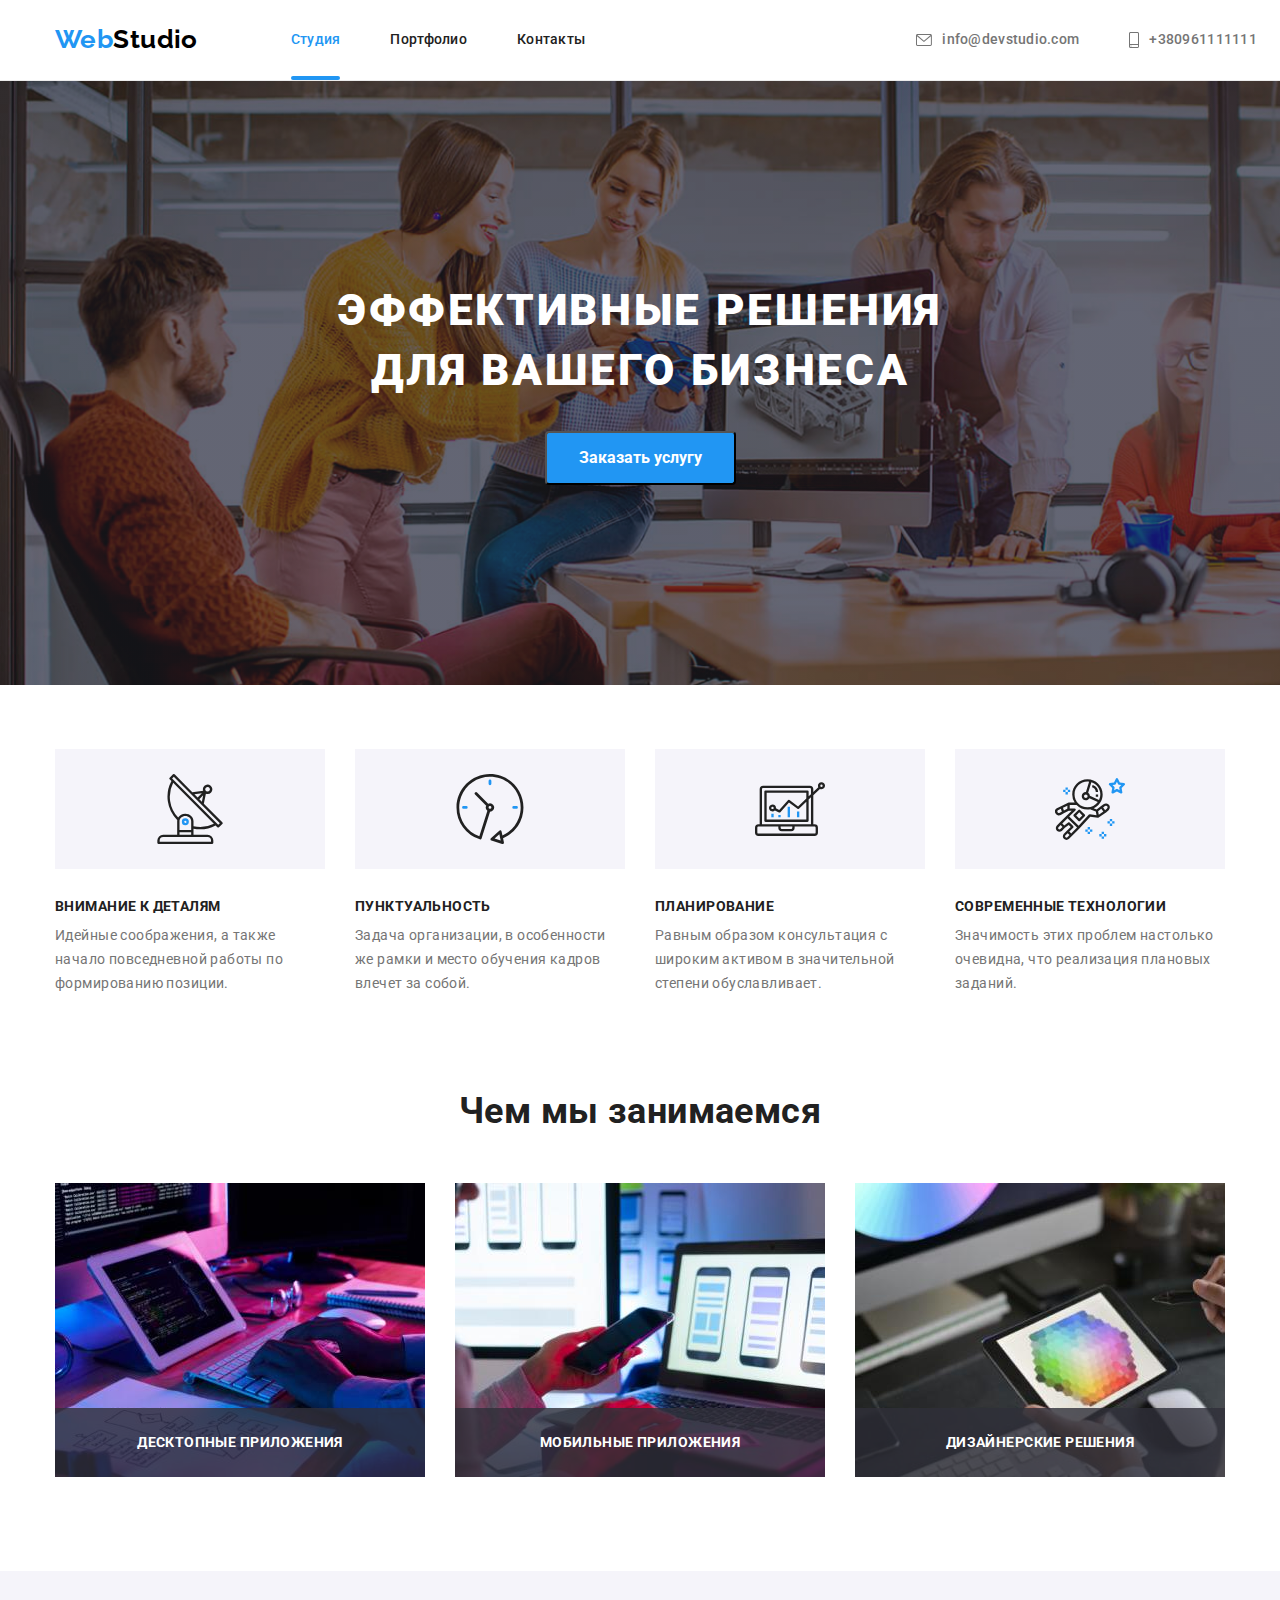
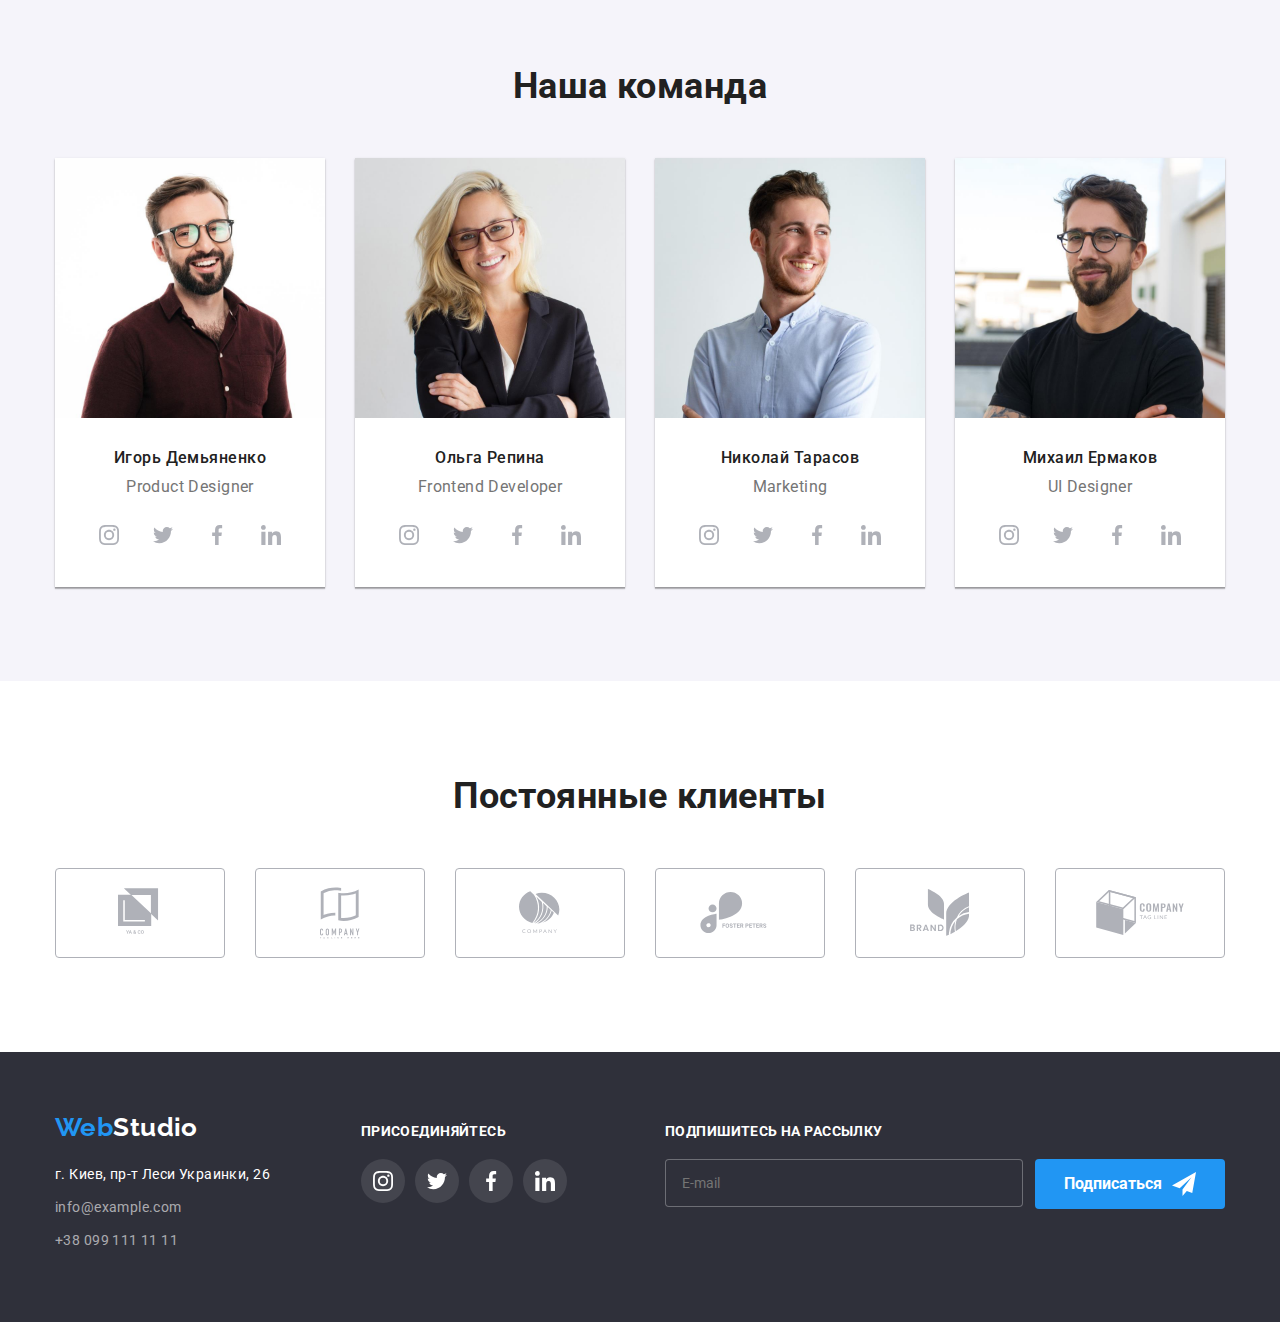
<file: index.html>
<!DOCTYPE html>
<html lang="ru">
    <head>
    <meta charset="UTF-8">
    <meta name="viewport" content="width-device-width, initial-scale = 1.0">
    <meta http-equiv="X-UA-Compatible" content="ie=edge">
    <link rel="stylesheet" href="https://cdnjs.cloudflare.com/ajax/libs/modern-normalize/1.0.0/modern-normalize.min.css" />
    <link rel="preconnect" href="https://fonts.gstatic.com">
    <link href="https://fonts.googleapis.com/css2?family=Raleway:wght@700&family=Roboto:wght@400;500;700;900&display=swap"
    rel="stylesheet">
    <link rel="stylesheet" href="./css/main.min.css" type="text/css">
    <title>My page</title>
    </head>
    <body>
        <header class="header">
            <div class="container" style="display: flex;">
            <nav class="navigation">
            <a href="index.html" class="logo"><span class="logo__web-logo">Web</span>Studio</a>
            <ul class="navigation-list navigation-list--position">
                <li class="navigation-list__item"><a href="index.html" class="navigation__links hover-focus current">Студия</a></li>
                <li class="navigation-list__item"><a href="portfolio.html" class="navigation__links hover-focus">Портфолио</a></li>
                <li class="navigation-list__item"><a href="cotacts.html" class="navigation__links hover-focus">Контакты</a></li>
            </ul>
            </nav>
        <div class="header-contacts header-contacts--position">
            <a href="mailto:info@devstudio.com" class="header-contacts__mail hover-focus">
            <svg class="header-contacts__icon" width="16" height="12">
            <use href="./images/header-sprite.svg#icon-envelope" width="16" height="12" ></use>
            </svg>info@devstudio.com</a>
            <a href="tel:+380961111111" class="header-contacts__phone hover-focus">
            <svg class="header-contacts__icon" width="10" height="16">
            <use href="./images/header-sprite.svg#icon-smartphone"></use>
            </svg>+380961111111</a>
        </div></div>
        </header>
        <main>
            <section class="banner banner--position">
                <div class="container">
                    <h1 class="banner__heading">Эффективные решения для вашего бизнеса</h1>
                    <button type="button" class="banner__button button-styles" data-modal-open >Заказать услугу</button>
                </div>
            </section>
            <section class="our-qualities">
                <div class="container">
                <ul class="our-qualities-list grid">
                <ul class="our-qualities-icon-list">
                <li class="our-qualities-icon-list__item">
                <div class="qualities-icon-block">
                <svg class="icon" width="70" height="70">
                <use href="./images/qualities-sprite.svg#icon-antenna"></use>
                </svg></li>
                <li class="our-qualities-icon-list__item">
                <div class="qualities-icon-block">
                <svg class="icon" width="70" height="70">
                <use href="./images/qualities-sprite.svg#icon-clock"></use>
                </svg>
                </li>
                <li class="our-qualities-icon-list__item">
                <div class="qualities-icon-block">
                <svg class="icon" width="70" height="70">
                <use href="./images/qualities-sprite.svg#icon-diagram"></use>
                </svg>
                </li>
                <li class="our-qualities-icon-list__item">
                <div class="qualities-icon-block">
                <svg class="icon" width="70" height="70">
                <use href="./images/qualities-sprite.svg#icon-astronaut"></use>
                </svg>
                </li>
                    </ul>
                    <li class="our-qualities-list__item grid-item"><h3 class="our-qualities-list__heading">Внимание к деталям</h3><p class="our-qualities-list__description">Идейные соображения, а также начало повседневной работы по формированию позиции.</p></li>
                    <li class="our-qualities-list__item grid-item"><h3 class="our-qualities-list__heading">Пунктуальность</h3><p class="our-qualities-list__description">Задача организации, в особенности же рамки и место обучения кадров влечет за собой.</p></li>
                    <li class="our-qualities-list__item grid-item"><h3 class="our-qualities-list__heading">Планирование</h3><p class="our-qualities-list__description">Равным образом консультация с широким активом в значительной степени обуславливает.</p></li>
                    <li class="our-qualities-list__item grid-item"><h3 class="our-qualities-list__heading">Современные технологии</h3><p class="our-qualities-list__description">Значимость этих проблем настолько очевидна, что реализация плановых заданий.</p></li>
                </ul></div></div>
            </section>
            <section class="our-work-section our-work-section--position">
                <div class="container">
                <h2 class="our-work-section__heading">Чем мы занимаемся</h2>
                <ul class="grid our-work-section__list">
                    <li class="grid-item our-work-section-list__item"><img src="./images/box1.jpg" alt="Человек пишет код" width="370">
                    <div class="our-work-section-list-item__description"><h3>ДЕСКТОПНЫЕ ПРИЛОЖЕНИЯ</h3></div>
                </li>
                    <li class="grid-item our-work-section-list__item"><img src="./images/box2.jpg" alt="Макет приложения на телефон" width="370">
                    <div class="our-work-section-list-item__description">
                        <h3>МОБИЛЬНЫЕ ПРИЛОЖЕНИЯ</h3>
                    </div></li>
                    <li class="grid-item our-work-section-list__item"><img src="./images/box3.jpg" alt="Цветовая палитра на планшете" width="370">
                    <div class="our-work-section-list-item__description">
                        <h3>ДИЗАЙНЕРСКИЕ РЕШЕНИЯ</h3>
                    </div></li>
                </ul>
            </div>
            </section>
            <section class="our-team-section our-team-section--position">
                <div class="container">
                <h2 class="our-team-section__heading">Наша команда</h2>
                <ul class="grid our-team-list">
                <li class="grid-item our-team__list-item"><img src="./images/teamcard1.jpg" alt="Игорь Демьяненко,Product Designer" width="270" class="our-team__image">
                <div class="our-team__description"><h3 class="our-team__name">Игорь Демьяненко</h3>
                <p class="our-team__duty">Product Designer</p>
                <ul class="our-team__icon-list our-team__icon-list--position">
                <li class="our-team__icon-item">
                    <a href="" class="our-team__icon-link">
                    <svg width="20" height="20" class="our-team__social-icon">
                    <use href="./images/social-sprite.svg#icon-instagram"></use>
                </svg></a></li>
                <li class="our-team__icon-item">
                    <a href="" class="our-team__icon-link">
                        <svg width="20" height="20" class="our-team__social-icon">
                            <use href="./images/social-sprite.svg#icon-twitter"></use>
                        </svg></a>
                </li>
                <li class="our-team__icon-item">
                    <a href="" class="our-team__icon-link">
                        <svg width="20" height="20" class="our-team__social-icon">
                            <use href="./images/social-sprite.svg#icon-facebook"></use>
                        </svg></a>
                </li>
                <li class="our-team__icon-item">
                    <a href="" class="our-team__icon-link">
                        <svg width="20" height="20" class="our-team__social-icon">
                            <use href="./images/social-sprite.svg#icon-linkedin"></use>
                        </svg></a>
                </li>
                </ul>
            </div>
                </li>
                <li class="grid-item our-team__list-item"><img src="./images/teamcard2.jpg" alt="Ольга Репина,Frontend Developer" width="270" class="our-team__image">
                <div class="our-team__description"><h3 class="our-team__name">Ольга Репина</h3>
                <p class="our-team__duty">Frontend Developer</p>
            <ul class="our-team__icon-list our-team__icon-list--position">
                <li class="our-team__icon-item">
                    <a href="" class="our-team__icon-link">
                        <svg width="20" height="20" class="our-team__social-icon">
                            <use href="./images/social-sprite.svg#icon-instagram"></use>
                        </svg></a>
                </li>
                <li class="our-team__icon-item">
                    <a href="" class="our-team__icon-link">
                        <svg width="20" height="20" class="our-team__social-icon">
                            <use href="./images/social-sprite.svg#icon-twitter"></use>
                        </svg></a>
                </li>
                <li class="our-team__icon-item">
                    <a href="" class="our-team__icon-link">
                        <svg width="20" height="20" class="our-team__social-icon">
                            <use href="./images/social-sprite.svg#icon-facebook"></use>
                        </svg></a>
                </li>
                <li class="our-team__icon-item">
                    <a href="" class="our-team__icon-link">
                        <svg width="20" height="20" class="our-team__social-icon">
                            <use href="./images/social-sprite.svg#icon-linkedin"></use>
                        </svg></a>
                </li>
            </ul>
            </div>
            </li>
                <li class="grid-item our-team__list-item"><img src="./images/teamcard3.jpg" alt="Николай Тарасов,Marketing" width="270" class="our-team__image">
                <div class="our-team__description"><h3 class="our-team__name">Николай Тарасов</h3>
                <p class="our-team__duty">Marketing</p>
            <ul class="our-team__icon-list our-team__icon-list--position">
                <li class="our-team__icon-item">
                    <a href="" class="our-team__icon-link">
                        <svg width="20" height="20" class="our-team__social-icon">
                            <use href="./images/social-sprite.svg#icon-instagram"></use>
                        </svg></a>
                </li>
                <li class="our-team__icon-item">
                    <a href="" class="our-team__icon-link">
                        <svg width="20" height="20" class="our-team__social-icon">
                            <use href="./images/social-sprite.svg#icon-twitter"></use>
                        </svg></a>
                </li>
                <li class="our-team__icon-item">
                    <a href="" class="our-team__icon-link">
                        <svg width="20" height="20" class="our-team__social-icon">
                            <use href="./images/social-sprite.svg#icon-facebook"></use>
                        </svg></a>
                </li>
                <li class="our-team__icon-item">
                    <a href="" class="our-team__icon-link">
                        <svg width="20" height="20" class="our-team__social-icon">
                            <use href="./images/social-sprite.svg#icon-linkedin"></use>
                        </svg></a>
                </li>
            </ul>
            </div>
            </li>
                <li class="grid-item our-team__list-item"><img src="./images/teamcard4.jpg" alt="Михаил Ермаков,UI Designer" width="270" class="our-team__image">
                <div class="our-team__description"><h3 class="our-team__name">Михаил Ермаков</h3>
                <p class="our-team__duty">UI Designer</p>
            <ul class="our-team__icon-list our-team__icon-list--position">
                <li class="our-team__icon-item">
                    <a href="" class="our-team__icon-link">
                        <svg width="20" height="20" class="our-team__social-icon">
                            <use href="./images/social-sprite.svg#icon-instagram"></use>
                        </svg></a>
                </li>
                <li class="our-team__icon-item">
                    <a href="" class="our-team__icon-link">
                        <svg width="20" height="20" class="our-team__social-icon">
                            <use href="./images/social-sprite.svg#icon-twitter"></use>
                        </svg></a>
                </li>
                <li class="our-team__icon-item">
                    <a href="" class="our-team__icon-link">
                        <svg width="20" height="20" class="our-team__social-icon">
                            <use href="./images/social-sprite.svg#icon-facebook"></use>
                        </svg></a>
                </li>
                <li class="our-team__icon-item">
                    <a href="" class="our-team__icon-link">
                        <svg width="20" height="20" class="our-team__social-icon">
                            <use href="./images/social-sprite.svg#icon-linkedin"></use>
                        </svg></a>
                </li>
            </ul>
            </div>
            </li>
                </ul>
                </div>
            </section>
            <section>
                <div class="container">
                <div class="our-clients">
                    <h2 class="our-clients__heading">Постоянные клиенты</h2>
                    <ul class="our-clients__list grid">
                    <li class="clients-list__item grid-item"><a href="" class="clients-list-item__logo-link"><svg class="clients-list-item__logo" width="44.27" height="49.23">
                    <use href="./images/logo-sprite.svg#icon-logo1"></use></svg></a></li>
                    <li class="clients-list__item grid-item"><a href="" class="clients-list-item__logo-link"><svg class="clients-list-item__logo" width="40" height="52">
                    <use href="./images/logo-sprite.svg#icon-logo2"></use></svg></a></li>
                    <li class="clients-list__item grid-item"><a href="" class="clients-list-item__logo-link"><svg class="clients-list-item__logo" width="41" height="42.6">
                    <use href="./images/logo-sprite.svg#icon-logo3"></use></svg></a></li>
                    <li class="clients-list__item grid-item"><a href="" class="clients-list-item__logo-link"><svg class="clients-list-item__logo" width="79.66" height="42.02">
                    <use href="./images/logo-sprite.svg#icon-logo4"></use></svg></a></li>
                    <li class="clients-list__item grid-item"><a href="" class="clients-list-item__logo-link"><svg class="clients-list-item__logo" width="59" height="47">
                    <use href="./images/logo-sprite.svg#icon-logo5"></use></svg></a></li>
                    <li class="clients-list__item grid-item"><a href="" class="clients-list-item__logo-link"><svg class="clients-list-item__logo" width="88.48" height="45.44">
                    <use href="./images/logo-sprite.svg#icon-logo6"></use></svg></a></li>
                    </ul>
                </div>
                </div>
            </section>
        </main>
        <footer class="footer">
            <div class="container">
                <div class="footer__flex-box">
                <div class="footer__information footer_information--position">
            <a href="index.html" class="footer__logo logo"><span class="logo__web-logo">Web</span>Studio</a>
            <address class="footer__address">
                <p class="footer__exact-address">г. Киев, пр-т Леси Украинки, 26</p>
                <ul class="footer__list">
                <li class="footer__list-item"><a href="mailto:info@example.com" class="footer__mail hover-focus">info@example.com</a></li>
                <li class="footer__list-item"><a href="tel:+380991111111" class="footer__phone hover-focus">+38 099 111 11 11</a></li>
                </ul>
            </address>
            </div>
            <div class="social-icons-footer social-icons-footer--position">
                <h3 class="social-icons-footer__heading">ПРИСОЕДИНЯЙТЕСЬ</h3>
                <ul class="social-icons-footer__list">
                    <li class="social-icons-footer-list__item">
                        <a href="" class="social-icon-footer__link">
                            <svg width="20" height="20" class="social-footer-icon">
                                <use href="./images/social-sprite.svg#icon-instagram"></use>
                            </svg></a>
                    </li>
                    <li class="social-icons-footer-list__item">
                        <a href="" class="social-icon-footer__link">
                            <svg width="20" height="20" class="social-footer-icon">
                                <use href="./images/social-sprite.svg#icon-twitter"></use>
                            </svg></a>
                    </li>
                    <li class="social-icons-footer-list__item">
                        <a href="" class="social-icon-footer__link">
                            <svg width="20" height="20" class="social-footer-icon">
                                <use href="./images/social-sprite.svg#icon-facebook"></use>
                            </svg></a>
                    </li>
                    <li class="social-icons-footer-list__item">
                        <a href="" class="social-icon-footer__link">
                            <svg width="20" height="20" class="social-footer-icon">
                                <use href="./images/social-sprite.svg#icon-linkedin"></use>
                            </svg></a>
                    </li>
                </ul>
            </div>
            <div class="follow-us follow-us--position">
                <h3 class="follow-us__heading">ПОДПИШИТЕСЬ НА РАССЫЛКУ</h3>
                <div class="follow-us__form">
                <form>
                    <label>
                        <input class="follow-us__mailing" name="subscribe-on-mailing" placeholder="E-mail" type="email">
                    </label>
                </form>
                <button class="follow-us__button button-styles" type="button">
                    <p class="follow-us__button-text">Подписаться</p><svg width="24" height="24" class="follow-us__icon">
                        <use href="./images/form-sprite.svg#icon-send"></use>
                    </svg>
                </button></div>
            </div>
            </div>
            </div>
        </footer>
        <div class="backdrop is-hidden" data-modal >
            <div class="modal">
                <button class="modal__btn-close" type="button" data-modal-close ><svg width="18" height="18" class="modal__close-icon">
                    <use href="./images/modal-sprite.svg#icon-close-modal"></use>
                </svg></button>
                <h3 class="modal__heading">Оставьте свои данные, мы вам перезвоним</h3>
                <div class="modal__form">
                <form>
                    <ul class="modal__list">
                    <li class="modal__list-item">
                        <label for="user-name" class="modal__name"><p class="inputs-label">Имя</p></label>
                        <div class="modal__name-input modal__icons-hover">
                        <svg class="modal__icon-person modal__icon-position" width="18" height="18">
                            <use href="./images/form-sprite.svg#icon-person-black"></use>
                        </svg>
                        <input type="text" class="modal__inputs--styles" name="your-name" id="user-name"></div>
                        </li>
                        <li class="modal__list-item"><label for="phone-number" class="modal__number">
                        <p class="inputs-label">Телефон</p></label>
                        <div class="modal__number-input modal__icons-hover">
                        <svg class="modal__icon-phone modal__icon-position" width="18" height="18">
                            <use href="./images/form-sprite.svg#icon-phone-black"></use>
                        </svg>
                        <input type="tel" class="modal__inputs--styles" name="your-mobile-number" id="phone-number"></div>
                        </li>
                        <li class="modal__list-item">
                            <label for="email"><p class="inputs-label">Почта</p></label>
                            <div class="modal__email-input modal__icons-hover">
                        <svg class="modal__icon-email modal__icon-position" width="18" height="18">
                            <use href="./images/form-sprite.svg#icon-email-black"></use>
                        </svg>
                        <input type="email" class="email modal__inputs--styles" name="your-email" id="email"></div>
                    </li>
                    <li class="modal__list-item"><label class="comment">
                        <p class="inputs-label">Комментарий</p>
                        <textarea class="modal__textarea" name="comments"  placeholder="Введите текст"></textarea>
                    </label></li>
                    </ul>
                    <div class="modal__checkbox-block">
                        <label class="modal__check">
                            <input type="checkbox" name="checkbox" class="check__input visually-hidden" autofocus checked required>
                            <span class="modal__custom-checkbox"><svg class="check__icon-check" width="16" height="15">
                                    <use href="./images/form-sprite.svg#icon-check"></use>
                                </svg>
                                <span class="modal__checkbox"></span></span>
                            <p class="check__text">Соглашаюсь с рассылкой и принимаю <a href="" class="check__agreemnet-link">Условия
                                    договора</a></p>
                        </label>
                    </div>
                <div class="modal__button-flex"><input type="button" value="Отправить" name="submit" class="modal__button button-styles"></div>
                </form>
            </div>
            </div>
        </div>
        <script src="./js/modal.js"></script>
    </body>
</html>
</file>
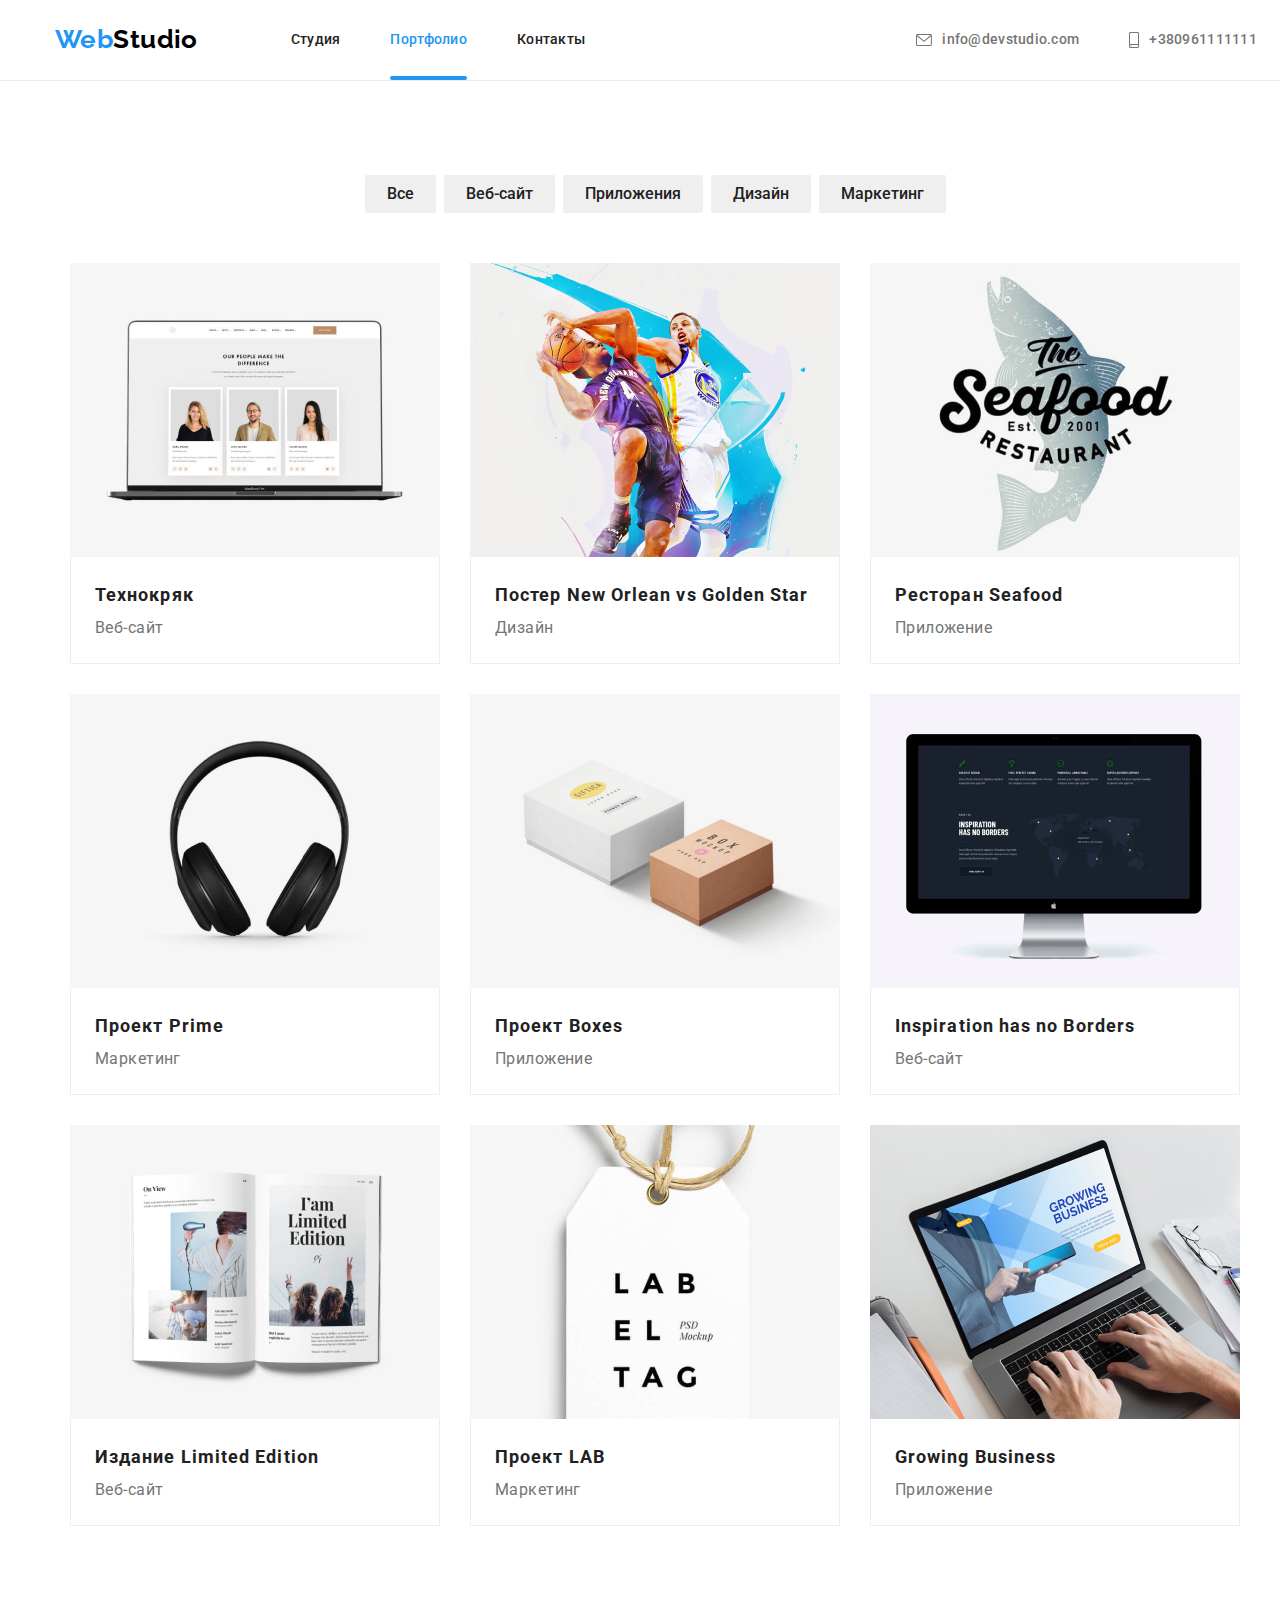
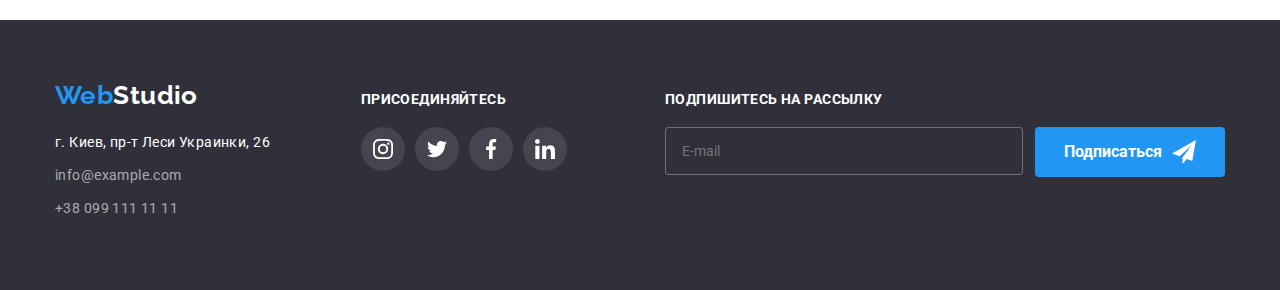
<file: portfolio.html>
<!DOCTYPE html>
<html lang="ru">
<head>
    <meta charset="UTF-8">
    <meta name="viewport" content="width=device-width, initial-scale = 1.0">
    <meta http-equiv="X-UA-Compatible" content="ie=edge">
    <title>Portfolio</title>
    <link rel="stylesheet" href="https://cdnjs.cloudflare.com/ajax/libs/modern-normalize/1.0.0/modern-normalize.min.css" />
    <link rel="preconnect" href="https://fonts.gstatic.com">
    <link href="https://fonts.googleapis.com/css2?family=Raleway:wght@700&family=Roboto:wght@400;500;700;900&display=swap"
        rel="stylesheet">
        <link rel="stylesheet" href="./css/main.min.css" type="text/css">
</head>
<body>
    <header class="header">
        <div class="container" style="display: flex;">
            <nav class="navigation">
                <a href="index.html" class="logo"><span class="logo__web-logo">Web</span>Studio</a>
                <ul class="navigation-list navigation-list--position">
                    <li class="navigation-list__item"><a href="index.html"
                            class="navigation__links hover-focus">Студия</a></li>
                    <li class="navigation-list__item"><a href="portfolio.html"
                            class="navigation__links hover-focus current">Портфолио</a></li>
                    <li class="navigation-list__item"><a href="cotacts.html"
                            class="navigation__links hover-focus">Контакты</a></li>
                </ul>
            </nav>
            <div class="header-contacts header-contacts--position">
                <a href="mailto:info@devstudio.com" class="header-contacts__mail hover-focus">
                    <svg class="header-contacts__icon" width="16" height="12">
                        <use href="./images/header-sprite.svg#icon-envelope" width="16" height="12"></use>
                    </svg>info@devstudio.com</a>
                <a href="tel:+380961111111" class="header-contacts__phone hover-focus">
                    <svg class="header-contacts__icon" width="10" height="16">
                        <use href="./images/header-sprite.svg#icon-smartphone"></use>
                    </svg>+380961111111</a>
            </div>
        </div>
    </header>
    <main>
        <section class="main-content">
        <div class="container">
        <section>
            <div class="container">
            <ul class="main-content__list">
                <li class="main-content__item"><button type="button" class="main-content__button">Все</button></li>
                <li class="main-content__item"><button type="button" class="main-content__button">Веб-сайт</button></li>
                <li class="main-content__item"><button type="button" class="main-content__button">Приложения</button></li>
                <li class="main-content__item"><button type="button" class="main-content__button">Дизайн</button></li>
                <li class="main-content__item"><button type="button" class="main-content__button">Маркетинг</button></li>
            </ul>
            <ul class="main-content__gallery grid">
                <li class="grid-item main-content__gallery-item"><a href="" class="main-content__gallery-link"><div class="main-content__gallery-overlay">
                    <p>Технокряк это современная площадка распространения коронавируса. Компании используют эту платформу для цифрового
                        шпионажа и атак на защищённые сервера конкурентов.</p></div>
                <img src="./images/img.jpg" alt="Ноутбук с открытым сайтом" class="main-content__image" width="370">
               <div class="main-content__image-border"><h3 class="main-content__image-description">Технокряк</h3><span class="main-content__name">Веб-сайт</span></div></a></li>
                <li class="grid-item main-content__gallery-item"><a href="" class="main-content__gallery-link"><div class="main-content__gallery-overlay">
                    <p>Технокряк это современная площадка распространения коронавируса. Компании используют эту платформу для цифрового
                        шпионажа и атак на защищённые сервера конкурентов.</p>
                </div><img src="./images/img-1.jpg" alt="Два человека играют в баскетбол" class="main-content__image" width="370">
                   <div class="main-content__image-border"><h3 class="main-content__image-description">Постер New Orlean vs Golden Star</h3><span class="main-content__name">Дизайн</span></div></a></li>
                <li class="grid-item main-content__gallery-item"><a href="" class="main-content__gallery-link"><div class="main-content__gallery-overlay">
                    <p>Технокряк это современная площадка распространения коронавируса. Компании используют эту платформу для цифрового
                        шпионажа и атак на защищённые сервера конкурентов.</p>
                </div><img src="./images/img-2.jpg" alt="Приложение ресторана морской еды" class="main-content__image" width="370" 
                        ><div class="main-content__image-border"><h3 class="main-content__image-description">Ресторан Seafood</h3><span class="main-content__name">Приложение</span></div></a></li>
                <li class="grid-item main-content__gallery-item"><a href="" class="main-content__gallery-link"><div class="main-content__gallery-overlay">
                    <p>Технокряк это современная площадка распространения коронавируса. Компании используют эту платформу для цифрового
                        шпионажа и атак на защищённые сервера конкурентов.</p>
                </div><img src="./images/img-3.jpg" alt="Наушники" class="main-content__image" width="370">
                        <div class="main-content__image-border"><h3 class="main-content__image-description">Проект Prime</h3><span class="main-content__name">Маркетинг</span></div></a></li>
                <li class="grid-item main-content__gallery-item"><a href="" class="main-content__gallery-link"><div class="main-content__gallery-overlay">
                    <p>Технокряк это современная площадка распространения коронавируса. Компании используют эту платформу для цифрового
                        шпионажа и атак на защищённые сервера конкурентов.</p>
                </div><img src="./images/img-4.jpg" alt="Две коробочки" class="main-content__image" width="370">
                        <div class="main-content__image-border"><h3 class="main-content__image-description">Проект Boxes</h3><span class="main-content__name">Приложение</span></div></a></li>
                <li class="grid-item main-content__gallery-item"><a href="" class="main-content__gallery-link"><div class="main-content__gallery-overlay">
                    <p>Технокряк это современная площадка распространения коронавируса. Компании используют эту платформу для цифрового
                        шпионажа и атак на защищённые сервера конкурентов.</p>
                </div><img src="./images/img-5.jpg" alt="Монитор с открытым сайтом" class="main-content__image" width="370">
                    <div class="main-content__image-border"><h3 class="main-content__image-description">Inspiration has no Borders</h3><span class="main-content__name">Веб-сайт</span></div></a></li>
                <li class="grid-item main-content__gallery-item"><a href="" class="main-content__gallery-link"><div class="main-content__gallery-overlay">
                    <p>Технокряк это современная площадка распространения коронавируса. Компании используют эту платформу для цифрового
                        шпионажа и атак на защищённые сервера конкурентов.</p>
                </div><img src="./images/img-6.jpg" alt="Открытый журнал" class="main-content__image" width="370">
                        <div class="main-content__image-border"><h3 class="main-content__image-description">Издание Limited Edition</h3><span class="main-content__name">Веб-сайт</span></div></a></li>
                <li class="grid-item main-content__gallery-item"><a href="" class="main-content__gallery-link"><div class="main-content__gallery-overlay">
                    <p>Технокряк это современная площадка распространения коронавируса. Компании используют эту платформу для цифрового
                        шпионажа и атак на защищённые сервера конкурентов.</p>
                </div><img src="./images/img-7.jpg" alt="Лэйба для товара" class="main-content__image" width="370">
                    <div class="main-content__image-border"><h3 class="main-content__image-description">Проект LAB</h3><span class="main-content__name">Маркетинг</span></div></a></li>
                <li class="grid-item main-content__gallery-item"><a href="" class="main-content__gallery-link"><div class="main-content__gallery-overlay">
                    <p>Технокряк это современная площадка распространения коронавируса. Компании используют эту платформу для цифрового
                        шпионажа и атак на защищённые сервера конкурентов.</p>
                </div><img src="./images/img-8.jpg" alt="Открытое прилоежние для бизнеса на ноутбуке" class="main-content__image" width="370">
                    <div class="main-content__image-border"><h3 class="main-content__image-description">Growing Business</h3><span class="main-content__name">Приложение</span></div></a></li>
            </ul>
            </div>
        </section>
        </div>
        </section>
    </main>
    <footer class="footer">
        <div class="container">
            <div class="footer__flex-box">
                <div class="footer__information footer_information--position">
                    <a href="index.html" class="footer__logo logo"><span class="logo__web-logo">Web</span>Studio</a>
                    <address class="footer__address">
                        <p class="footer__exact-address">г. Киев, пр-т Леси Украинки, 26</p>
                        <ul class="footer__list">
                            <li class="footer__list-item"><a href="mailto:info@example.com"
                                    class="footer__mail hover-focus">info@example.com</a></li>
                            <li class="footer__list-item"><a href="tel:+380991111111" class="footer__phone hover-focus">+38
                                    099 111 11 11</a></li>
                        </ul>
                    </address>
                </div>
                <div class="social-icons-footer social-icons-footer--position">
                    <h3 class="social-icons-footer__heading">ПРИСОЕДИНЯЙТЕСЬ</h3>
                    <ul class="social-icons-footer__list">
                        <li class="social-icons-footer-list__item">
                            <a href="" class="social-icon-footer__link">
                                <svg width="20" height="20" class="social-footer-icon">
                                    <use href="./images/social-sprite.svg#icon-instagram"></use>
                                </svg></a>
                        </li>
                        <li class="social-icons-footer-list__item">
                            <a href="" class="social-icon-footer__link">
                                <svg width="20" height="20" class="social-footer-icon">
                                    <use href="./images/social-sprite.svg#icon-twitter"></use>
                                </svg></a>
                        </li>
                        <li class="social-icons-footer-list__item">
                            <a href="" class="social-icon-footer__link">
                                <svg width="20" height="20" class="social-footer-icon">
                                    <use href="./images/social-sprite.svg#icon-facebook"></use>
                                </svg></a>
                        </li>
                        <li class="social-icons-footer-list__item">
                            <a href="" class="social-icon-footer__link">
                                <svg width="20" height="20" class="social-footer-icon">
                                    <use href="./images/social-sprite.svg#icon-linkedin"></use>
                                </svg></a>
                        </li>
                    </ul>
                </div>
                <div class="follow-us follow-us--position">
                    <h3 class="follow-us__heading">ПОДПИШИТЕСЬ НА РАССЫЛКУ</h3>
                    <div class="follow-us__form">
                        <form>
                            <label>
                                <input class="follow-us__mailing" name="subscribe-on-mailing" placeholder="E-mail"
                                    type="email">
                            </label>
                        </form>
                        <button class="follow-us__button button-styles" type="button">
                            <p class="follow-us__button-text">Подписаться</p><svg width="24" height="24"
                                class="follow-us__icon">
                                <use href="./images/form-sprite.svg#icon-send"></use>
                            </svg>
                        </button>
                    </div>
                </div>
            </div>
        </div>
    </footer>
</body>
    </html>
</file>
<file: css/main.min.css>
:root{--grid-item: 3}.container{width:1200px;padding-left:15px;padding-right:15px;margin-right:auto;margin-left:auto}.header{background:#fff;border-bottom:1px solid #ececec;display:flex}.header-contacts__icon{margin-right:10px;fill:currentColor}.header-contacts__mail{display:flex;align-items:center;text-decoration:none;font-family:"Roboto",sans-serif;font-weight:500;font-size:14px;line-height:1.1;letter-spacing:0.02em;color:#757575;transition-property:color;transition-duration:250ms;transition-timing-function:cubic-bezier(0.4, 0, 0.2, 1)}.header-contacts__phone{text-decoration:none;font-family:"Roboto",sans-serif;font-weight:500;font-size:14px;line-height:1.1;letter-spacing:0.02em;color:#757575;margin-left:50px;display:flex;align-items:center;transition-property:color;transition-duration:250ms;transition-timing-function:cubic-bezier(0.4, 0, 0.2, 1)}.header-contacts--position{display:flex;margin-left:331px;margin-right:215px;padding:32px 0}.logo{text-decoration:none;font-family:"Raleway",sans-serif;font-weight:bold;font-size:26px;line-height:1.2;color:#000;display:flex;align-items:center;margin-right:93px}.logo__web-logo{color:#2196f3}.banner{background-image:linear-gradient(to right, rgba(47,48,58,0.4), rgba(47,48,58,0.4)),url(../images/Bg.png);background-color:#2f303a;background-repeat:no-repeat;background-size:cover;min-width:100%}.banner--position{padding-top:200px;padding-bottom:200px}.banner__button{display:flex;align-items:center;margin-right:auto;margin-left:auto;padding:10px 32px;transition-property:background-color;transition-duration:250ms;transition-timing-function:cubic-bezier(0.4, 0, 0.2, 1)}.banner__heading{font-size:44px;line-height:1.36;font-weight:900;text-align:center;letter-spacing:0.06em;text-transform:uppercase;color:#fff;width:696px;margin-right:auto;margin-left:auto;margin-top:0px;margin-bottom:30px}.our-qualities{padding-top:94px;padding-bottom:94px;display:flex;justify-content:center;align-items:center}.our-qualities-list{display:flex}.our-qualities-list__item{list-style:none;--grid-item: 4}.our-qualities-list__heading{font-size:14px;line-height:1.1;text-transform:uppercase;color:#212121;margin-bottom:10px;margin-top:0px}.grid{display:flex;flex-wrap:wrap;margin-bottom:0px;padding-left:0px;margin-left:-30px;margin-top:-30px}.grid-item{flex-basis:calc((100% - 30px * var(--grid-item)) / var(--grid-item));margin-left:30px;margin-top:30px}.our-work-section--position{padding-bottom:94px}.our-work-section__heading{margin-bottom:50px;margin-top:0px;font-size:36px;line-height:1.2;text-align:center;color:#212121}.our-work-section__list{display:flex;justify-content:center;align-items:center}.our-work-section-list__item{position:relative;list-style:none}.our-work-section-list-item__description{position:absolute;bottom:0;width:100%;display:flex;align-items:center;justify-content:center;background-color:rgba(47,48,58,0.8);padding-top:27px;padding-bottom:27px}.our-work-section-list-item__description>h3{font-size:14px;line-height:1.1;color:#fff}.our-qualities-icon-list{margin-left:30px;padding:0;display:flex;align-items:center}.our-qualities-icon-list__item{list-style:none}.our-qualities-icon-list__item:not(:last-child){padding-right:30px}.qualities-icon-block{display:flex;justify-content:center;align-items:center;width:270px;height:120px;background-color:#f5f4fa}.our-team__icon-list--position{display:flex;justify-content:center;padding:0;margin-top:16px}.our-team__social-icon{fill:#afb1b8;transition-property:fill;transition-duration:250ms;transition-timing-function:cubic-bezier(0.4, 0, 0.2, 1)}.our-team__icon-link{display:flex;width:44px;height:44px;justify-content:center;align-items:center;border-radius:50%;transition-property:background-color;transition-duration:250ms;transition-timing-function:cubic-bezier(0.4, 0, 0.2, 1)}.our-team__icon-link:hover,.our-team__icon-link:focus{background-color:#2196f3;border-radius:50%}.our-team__icon-link:hover .our-team__social-icon,.our-team__icon-link:focus .our-team__social-icon{fill:#fff}.our-team__icon-item{list-style:none}.our-team__icon-item:not(:last-child){padding-right:10px}.our-team-section{background:#f5f4fa}.our-team-section--position{padding-top:94px;padding-bottom:94px}.our-team-section__heading{margin-bottom:50px;margin-top:0px;font-size:36px;line-height:1.2;text-align:center;color:#212121}.our-team__list-item{--grid-item: 4;list-style:none;box-shadow:0px 1px 3px rgba(0,0,0,0.12),0px 1px 1px rgba(0,0,0,0.14),0px 2px 1px rgba(0,0,0,0.2)}.navigation{display:flex}.navigation-list--position{display:flex;padding-left:0px;align-items:center}.navigation-list__item{position:relative;list-style:none;margin-right:50px}.navigation-list__item:last-child{margin-right:0px}.our-team__name{font-weight:500;font-size:16px;line-height:1.2;letter-spacing:0.03em;color:#212121;margin-bottom:10px;margin-top:0px;text-align:center}.our-team__description{background:#fff;padding-top:30px;padding-bottom:30px}.our-team__duty{font-size:16px;line-height:1.2;margin-top:0px;margin-bottom:0px;text-align:center}body{font-family:'Roboto', sans-serif;font-size:14px;line-height:1.71;letter-spacing:0.03em;color:#757575}h1,h2,h3,h4,h5,h6{padding:0;margin:0}p{margin:0}img{display:block;max-width:100%;height:auto}.visually-hidden{position:absolute;width:1px;height:1px;margin:-1px;padding:0;overflow:hidden;border:0;clip:rect(0 0 0 0)}.hover-focus:hover,.hover-focus:focus{color:#2196f3}.button-styles{font-family:'Roboto', sans-serif;cursor:pointer;background:#2196f3;color:#fff;font-size:16px;font-weight:bold;line-height:1.87;border-radius:4px}.button-styles:hover,.button-styles:focus{background:#188ce8;box-shadow:0px 4px 4px rgba(0,0,0,0.15)}.navigation__links{text-decoration:none;font-family:'Roboto', sans-serif;font-weight:500;font-size:14px;line-height:1.1;letter-spacing:0.02em;color:#212121;transition-property:color;transition-duration:250ms;transition-timing-function:cubic-bezier(0.4, 0, 0.2, 1)}.current{color:#2196f3}.current::after{content:'';position:absolute;bottom:-28px;left:0;width:100%;height:4px;background-color:#2196f3;border-radius:2px;pointer-events:none}.modal__icons-hover:hover{fill:#2196f3}.modal__inputs--styles:hover{border-color:#2196f3}.our-clients{margin-top:94px;margin-bottom:94px;text-align:center;color:#212121}.our-clients-list{display:flex}.our-clients__heading{font-size:36px;line-height:1.2;margin-top:0;margin-bottom:50px}.clients-list__item{list-style:none;width:170px;height:90px;border:1px solid #afb1b8;border-radius:4px;--grid-item: 6;transition-property:background-color;transition-duration:250ms;transition-timing-function:cubic-bezier(0.4, 0, 0.2, 1)}.clients-list__item:hover,.clients-list__item:focus{border-color:#2196f3}.clients-list-item__logo{fill:#afb1b8;transition-property:fill;transition-duration:250ms;transition-timing-function:cubic-bezier(0.4, 0, 0.2, 1)}.clients-list-item__logo-link{display:flex;justify-content:center;align-items:center;width:100%;height:100%}.clients-list-item__logo-link:hover .clients-list-item__logo,.clients-list-item__logo-link:focus .clients-list-item__logo{fill:#2196f3}.footer{background:#2f303a;padding-top:60px;padding-bottom:60px}.footer_information--position{display:flex;flex-direction:column;flex-basis:calc((50% - 45px) / 2)}.footer__address{color:#fff;font-style:normal;margin-top:0px;margin-bottom:9px}.footer__exact-address{margin-bottom:9px}.footer__logo{color:#fff;margin-bottom:20px}.logo__web-logo{color:#2196f3}.footer__mail{font-style:normal;text-decoration:none;color:rgba(255,255,255,0.6);transition-property:color;transition-duration:250ms;transition-timing-function:cubic-bezier(0.4, 0, 0.2, 1)}.footer__phone{font-style:normal;text-decoration:none;color:rgba(255,255,255,0.6);transition-property:color;transition-duration:250ms;transition-timing-function:cubic-bezier(0.4, 0, 0.2, 1)}.footer__list-item{list-style:none}.footer__list-item:first-child{margin-bottom:9px}.footer__list{padding-left:0px;margin-top:0px;margin-bottom:0px}.footer__flex-box{display:flex;align-items:baseline}.social-icons-footer--position{display:flex;flex-direction:column;margin-left:70px;flex-basis:calc((50% - 45px) / 2)}.social-icons-footer__list{display:flex;align-items:center;margin:0;padding:0}.social-icons-footer__heading{font-size:14px;line-height:1.1;margin:0;padding-bottom:20px;color:#fff}.social-icons-footer-list__item{list-style:none}.social-icons-footer-list__item:not(:last-child){padding-right:10px}.social-icon-footer__link{display:flex;justify-content:center;align-items:center;width:44px;height:44px;border-radius:50%;background-color:rgba(255,255,255,0.1);transition-property:background-color;transition-duration:250ms;transition-timing-function:cubic-bezier(0.4, 0, 0.2, 1)}.social-icon-footer__link:hover,.social-icon-footer__link:focus{background-color:#2196f3}.social-icon-footer__link .social-footer-icon{fill:#fff}.follow-us__form{display:flex}.follow-us__button{display:flex;align-items:center;justify-content:center;border:none;padding:10px 29px;margin-left:12px;transition-property:background-color;transition-duration:250ms;transition-timing-function:cubic-bezier(0.4, 0, 0.2, 1)}.follow-us__button-text{font-size:16px;color:#fff;line-height:1.87}.follow-us__heading{font-size:14px;line-height:1.1;margin:0;padding-bottom:20px;color:#fff}.follow-us__icon{fill:#fff;margin-left:10px}.follow-us__mailing{background-color:#2f303a;border-radius:4px;width:358px;border:1px solid rgba(255,255,255,0.3);box-shadow:rgba(0,0,0,0.15);padding-left:16px;padding-top:15px;padding-bottom:15px}.follow-us--position{display:flex;align-items:flex-start;flex-basis:calc(50% - 15px);flex-direction:column;margin-left:93px}.main-content__list{margin-top:0px;margin-bottom:50px;padding-left:0px;display:flex;justify-content:center}.main-content__button{cursor:pointer;font-family:inherit;font-weight:500;font-size:16px;line-height:1.62;color:#212121;padding:6px 22px;border:none;border-radius:4px;transition-property:color background-color box-shadow;transition-duration:250ms;transition-timing-function:cubic-bezier(0.4, 0, 0.2, 1)}.main-content__button:hover{color:#f5f4fa;background-color:#2196f3;box-shadow:2px 2px 4px 1px rgba(0,0,0,0.64)}.main-content__item{text-align:center;list-style:none;background:#f5f4fa}.main-content__item:not(:last-child){margin-right:8px}.main-content__gallery{list-style:none;display:flex;flex-wrap:wrap;margin-left:-30px;margin-top:-30px}.main-content__gallery-item{--grid-item: 3;flex-basis:calc((100% - 30px * var(--grid-item)) / var(--grid-item));margin-left:30px;margin-top:30px;position:relative;transition-property:box-shadow;transition-duration:250ms;transition-timing-function:cubic-bezier(0.4, 0, 0.2, 1)}.main-content__gallery-item:hover,.main-content__gallery-item:focus{box-shadow:0px 1px 1px rgba(0,0,0,0.12),0px 4px 4px rgba(0,0,0,0.06),1px 4px 6px rgba(0,0,0,0.16)}.main-content__gallery-item:hover .main-content__gallery-overlay{opacity:1;bottom:106.6px;height:294px}.main-content__gallery-link{font-size:16px;line-height:1.87;text-decoration:none}.main-content__image-border{border-left:1px solid #eee;border-bottom:1px solid #eee;border-right:1px solid #eee;padding:20px 24px}.main-content__image-description{font-size:18px;line-height:2;letter-spacing:0.06em;color:#212121;margin-top:0px;margin-bottom:0px}.main-content__name{color:#757575}.main-content{padding-top:94px;padding-bottom:94px}.main-content__gallery-overlay{position:absolute;color:#fff;background:rgba(33,150,243,0.9);font-size:18px;line-height:28px;padding:63px 24px;opacity:0;bottom:0;width:100%;height:0;transition:0.4s ease-in-out}.backdrop{position:fixed;display:flex;justify-content:center;align-items:center;background-color:rgba(0,0,0,0.2);width:100%;height:100%;top:0;left:0;opacity:1}.is-hidden .modal{transform:translate(100%, -100%) scale(0.4)}.modal{position:relative;width:528px;height:581px;background-color:#fff;border-radius:4px;transition:transform 700ms ease-in-out;padding:40px 40px;padding-bottom:0px}.modal__btn-close{position:absolute;right:8px;top:8px;display:flex;justify-content:center;align-items:center;padding:0;border:1px solid rgba(0,0,0,0.1);border-radius:50%;background-color:#fff;padding:6px;cursor:pointer}.modal__btn-close:hover{fill:#2196f3}.is-hidden{transform:opacity 0.5}.is-hidden{opacity:0;visibility:hidden;pointer-events:none;transition-property:opacity, visibility;transition-duration:500ms;transition-timing-function:lineara}.modal__list{list-style:none;padding:0;margin:0}.modal__heading{color:#000;font-size:20px;line-height:0.8;margin-bottom:12px}.inputs-label{font-size:12px;line-height:14px;letter-spacing:0.12px;margin-bottom:4px}.modal__inputs--styles{width:448px;height:40px;padding:0;border:1px solid rgba(33,33,33,0.2);border-radius:4px;cursor:pointer;padding-left:42px}.modal__list-item{position:relative}.modal__list-item:not(:last-child){margin-bottom:10px}.modal__icon-position{position:absolute;left:12px;transform:translateY(50%)}.modal__form{display:flex;align-items:center}.modal__textarea{width:448px;height:138px;resize:none;border:1px solid rgba(33,33,33,0.2);border-radius:4px;padding:12px 16px;cursor:pointer}.modal__checkbox-block{position:relative;margin-top:20px;display:flex;justify-content:center;white-space:nowrap}.modal__custom-checkbox{width:16px;height:15px;margin-right:8px;display:inline-block}.check__text{display:inline-block}.modal__checkbox{position:absolute;display:block;border:2px solid #212121;width:16px;height:15px;border-radius:4px}.modal__check{display:flex;align-items:center}.check__icon-check{position:absolute;z-index:-1}.check__input:checked+.modal__custom-checkbox .check__icon-check{z-index:3}.check__agreemnet-link{color:#2196f3}.modal__button{border:none;padding:10px 55px;transition-property:background-color;transition-duration:250ms;transition-timing-function:cubic-bezier(0.4, 0, 0.2, 1)}.modal__button-flex{display:flex;justify-content:center;margin-top:30px}
/*# sourceMappingURL=main.min.css.map */
</file>
